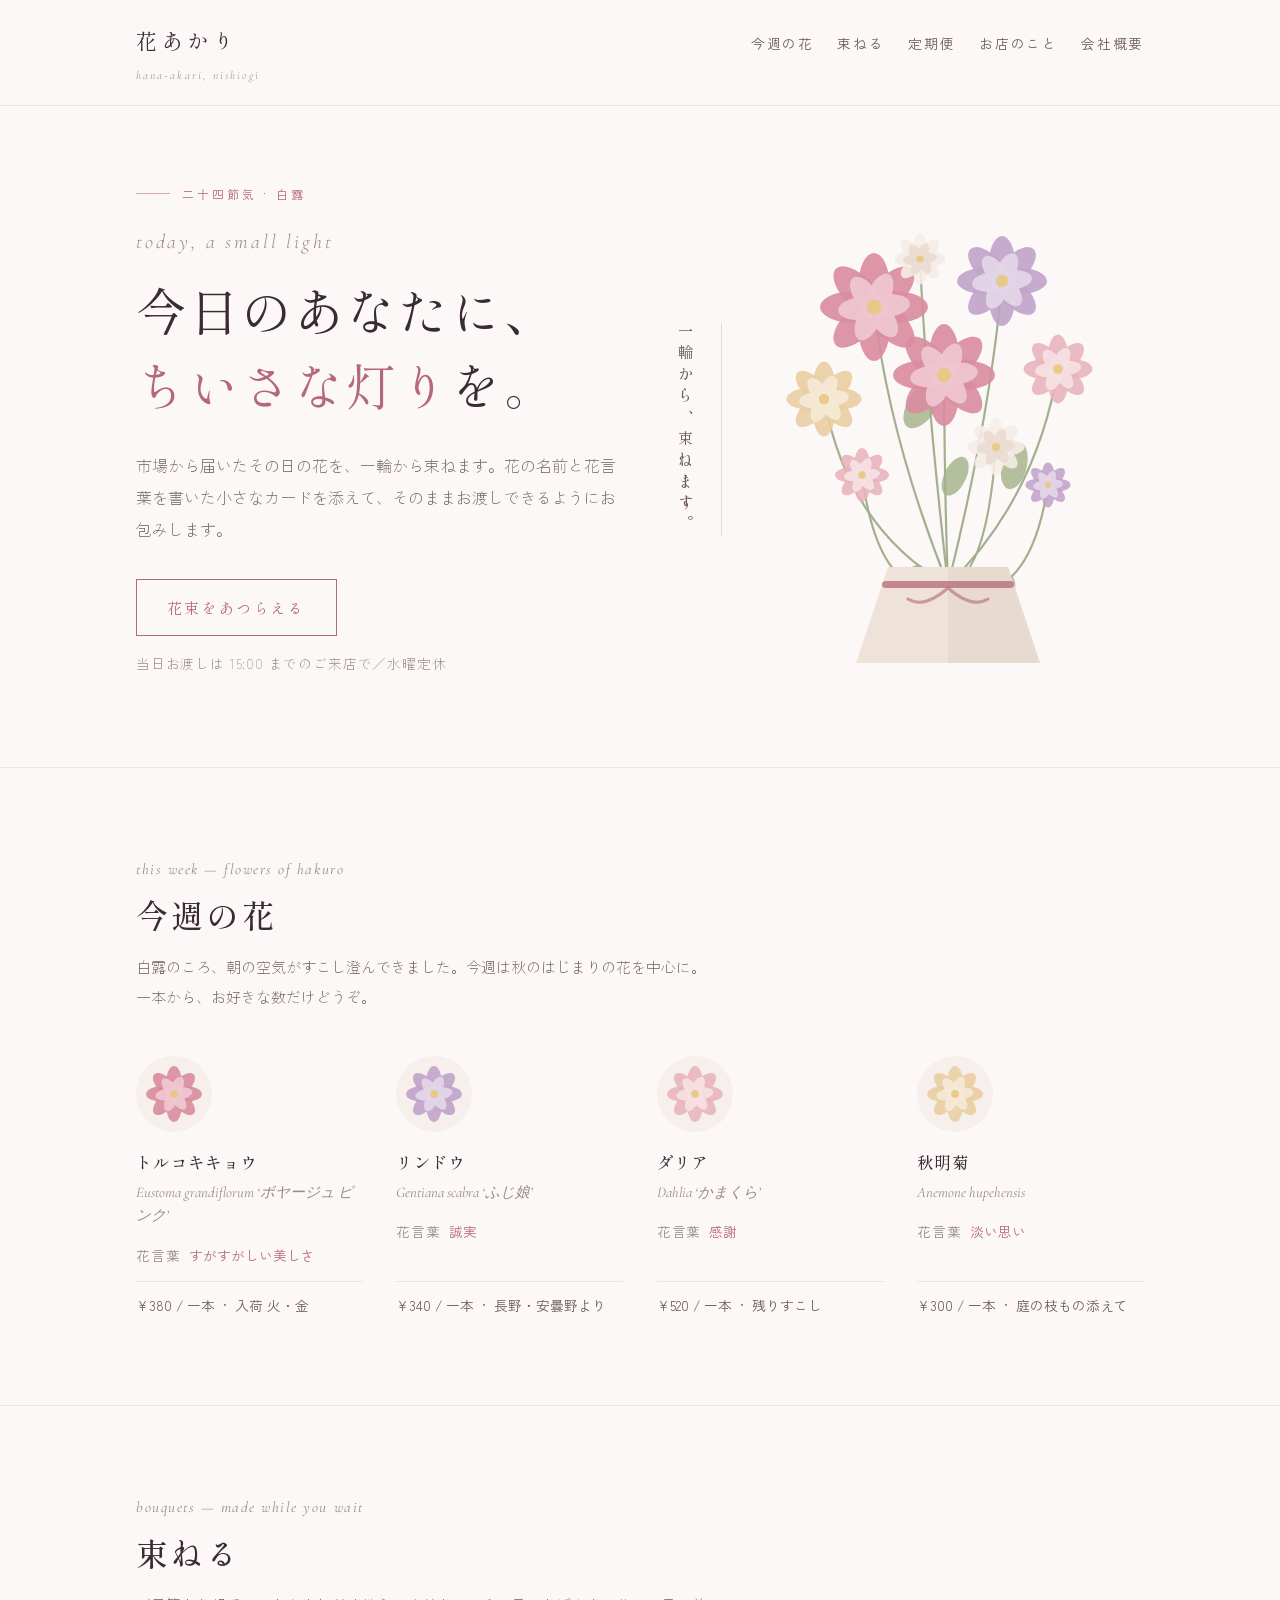
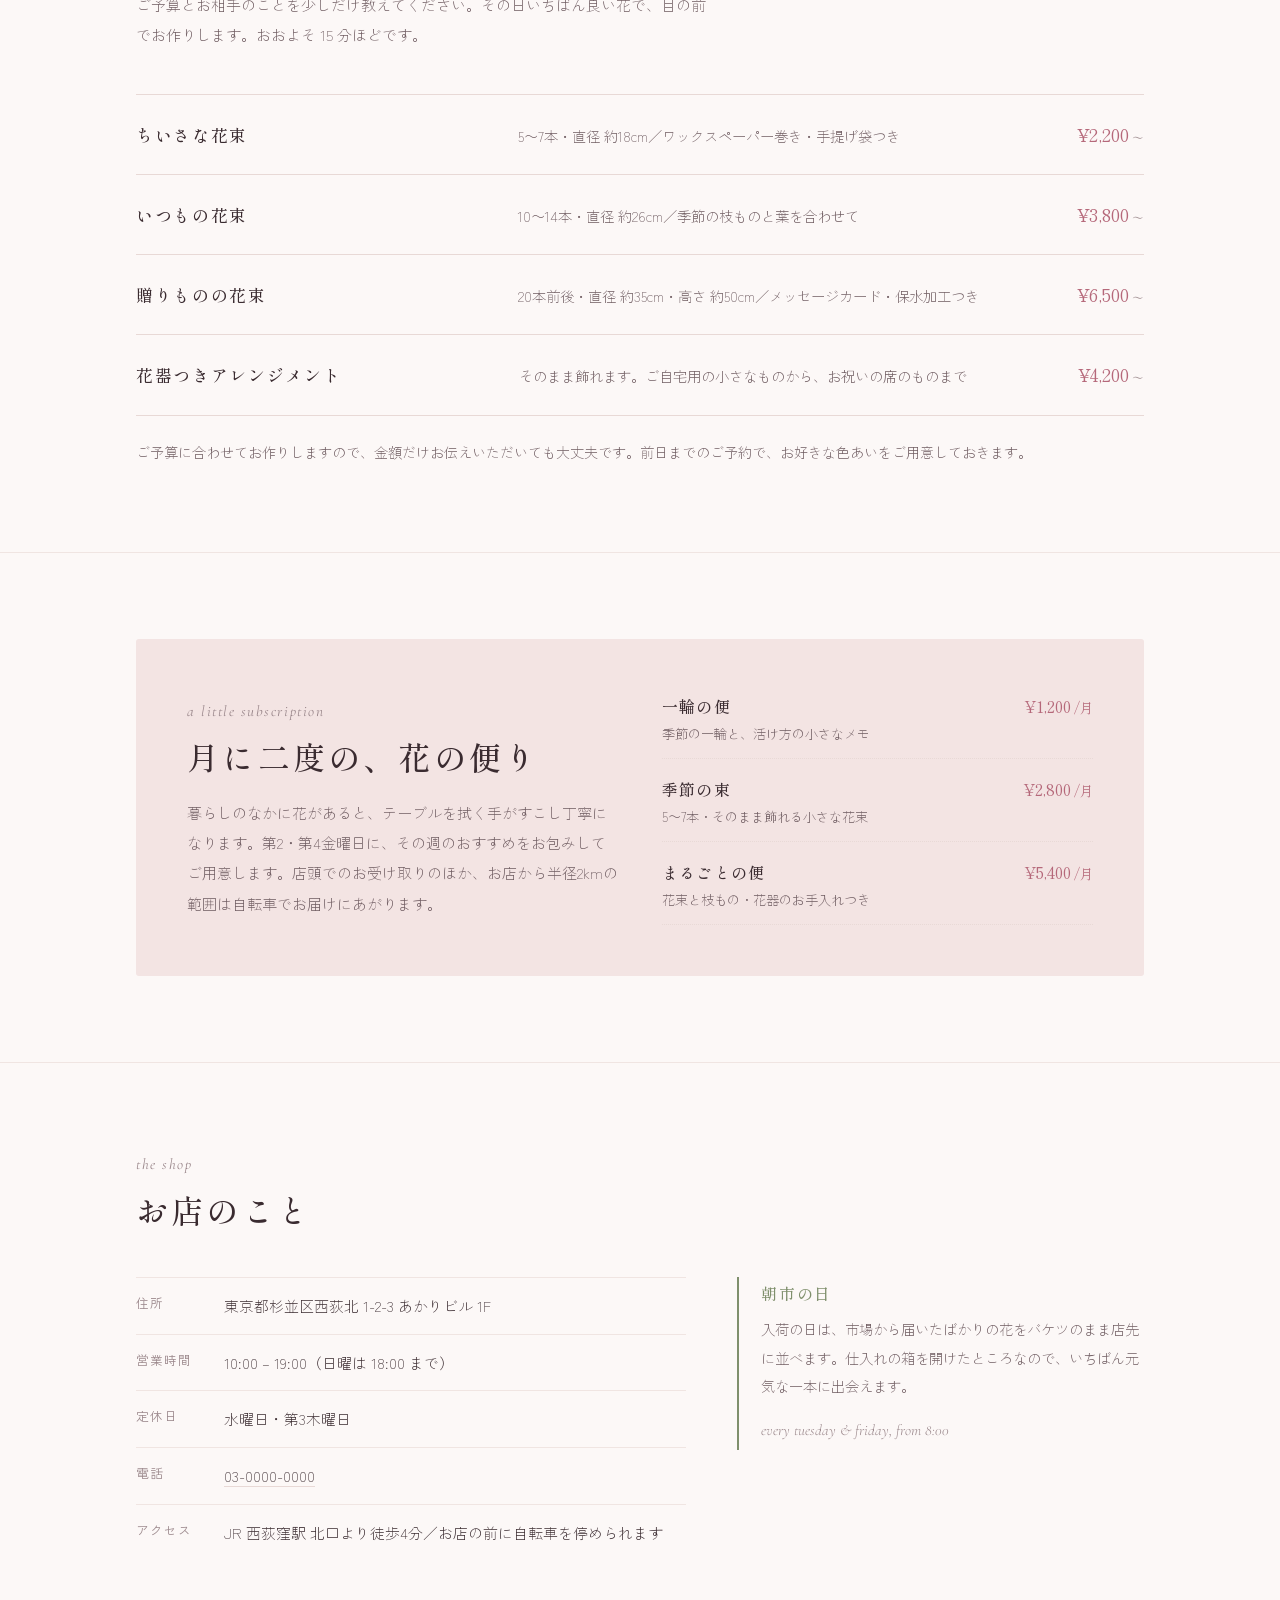
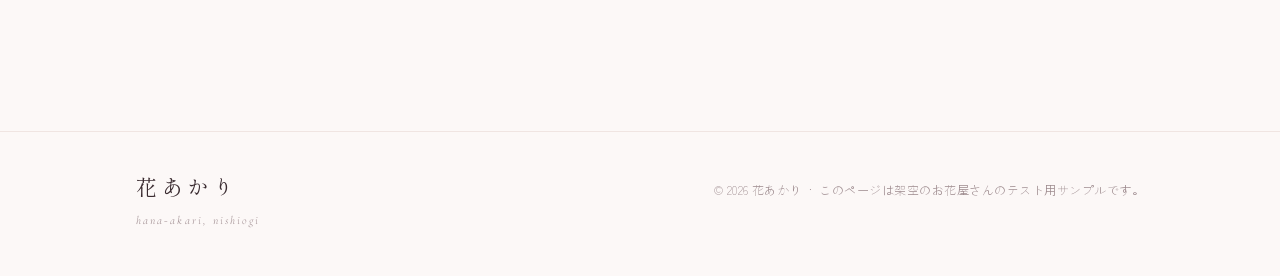
<file: index.html>
<!doctype html>
<html lang="ja">
<head>
<meta charset="utf-8">
<meta name="viewport" content="width=device-width, initial-scale=1">
<meta name="description" content="西荻窪の小さな花屋「花あかり」。市場から届いたその日の花を、一輪から束ねます。">
<!-- テスト用サイトのため、検索エンジンには登録させない -->
<meta name="robots" content="noindex, nofollow, noarchive, nosnippet, noimageindex">
<title>花あかり</title>
<link rel="preconnect" href="https://fonts.googleapis.com">
<link rel="preconnect" href="https://fonts.gstatic.com" crossorigin>
<link rel="stylesheet" href="https://fonts.googleapis.com/css2?family=Cormorant+Garamond:ital,wght@0,300;0,400;0,500;1,300;1,400&family=Shippori+Mincho:wght@400;500;600&family=Zen+Kaku+Gothic+New:wght@300;400;500&display=swap">
<link rel="stylesheet" href="css/style.css">
</head>
<body>
<header class="site-head">
  <div class="wrap head-in">
    <div class="brand">花あかり<em>hana-akari, nishiogi</em></div>
    <nav class="nav" aria-label="メニュー">
      <a href="#konshu">今週の花</a>
      <a href="#tabaneru">束ねる</a>
      <a href="#teiki">定期便</a>
      <a href="#omise">お店のこと</a>
      <a href="company.html">会社概要</a>
    </nav>
  </div>
</header>

<main>
  <div class="wrap hero">
    <div class="hero-copy">
      <p class="eyebrow">二十四節気 · 白露</p>
      <h1><span class="en">today, a small light</span>今日のあなたに、<br><span class="soft">ちいさな灯り</span>を。</h1>
      <p class="lede">市場から届いたその日の花を、一輪から束ねます。花の名前と花言葉を書いた小さなカードを添えて、そのままお渡しできるようにお包みします。</p>
      <div class="hero-meta">
        <a class="cta" href="#tabaneru">花束をあつらえる</a>
        <span class="note">当日お渡しは 15:00 までのご来店で／水曜定休</span>
      </div>
    </div>
    <div class="hero-art">
      <p class="tate">一輪から、束ねます。</p>
      <svg class="bouquet" id="bouquet" viewBox="0 0 400 490" role="img" aria-label="季節の花を集めた花束のイラスト"></svg>
    </div>
  </div>

  <section id="konshu" class="band">
    <div class="wrap">
      <div class="sec-head">
        <span class="sec-label">this week &mdash; flowers of hakuro</span>
        <h2>今週の花</h2>
        <p class="sec-note">白露のころ、朝の空気がすこし澄んできました。今週は秋のはじまりの花を中心に。一本から、お好きな数だけどうぞ。</p>
      </div>
      <div class="stems">
        <article class="stem">
          <div class="stem-art"><svg viewBox="0 0 100 100" data-bloom="1" aria-hidden="true"></svg></div>
          <h3>トルコキキョウ</h3>
          <p class="latin">Eustoma grandiflorum &lsquo;ボヤージュ ピンク&rsquo;</p>
          <p class="hana"><span>花言葉</span>すがすがしい美しさ</p>
          <p class="price">¥380 / 一本 &nbsp;·&nbsp; 入荷 火・金</p>
        </article>
        <article class="stem">
          <div class="stem-art"><svg viewBox="0 0 100 100" data-bloom="2" aria-hidden="true"></svg></div>
          <h3>リンドウ</h3>
          <p class="latin">Gentiana scabra &lsquo;ふじ娘&rsquo;</p>
          <p class="hana"><span>花言葉</span>誠実</p>
          <p class="price">¥340 / 一本 &nbsp;·&nbsp; 長野・安曇野より</p>
        </article>
        <article class="stem">
          <div class="stem-art"><svg viewBox="0 0 100 100" data-bloom="4" aria-hidden="true"></svg></div>
          <h3>ダリア</h3>
          <p class="latin">Dahlia &lsquo;かまくら&rsquo;</p>
          <p class="hana"><span>花言葉</span>感謝</p>
          <p class="price">¥520 / 一本 &nbsp;·&nbsp; 残りすこし</p>
        </article>
        <article class="stem">
          <div class="stem-art"><svg viewBox="0 0 100 100" data-bloom="3" aria-hidden="true"></svg></div>
          <h3>秋明菊</h3>
          <p class="latin">Anemone hupehensis</p>
          <p class="hana"><span>花言葉</span>淡い思い</p>
          <p class="price">¥300 / 一本 &nbsp;·&nbsp; 庭の枝もの添えて</p>
        </article>
      </div>
    </div>
  </section>

  <section id="tabaneru" class="band">
    <div class="wrap">
      <div class="sec-head">
        <span class="sec-label">bouquets &mdash; made while you wait</span>
        <h2>束ねる</h2>
        <p class="sec-note">ご予算とお相手のことを少しだけ教えてください。その日いちばん良い花で、目の前でお作りします。おおよそ 15 分ほどです。</p>
      </div>
      <div class="tiers">
        <div class="tier">
          <h3>ちいさな花束</h3>
          <p class="spec">5〜7本・直径 約18cm／ワックスペーパー巻き・手提げ袋つき</p>
          <p class="yen">¥2,200<small>〜</small></p>
        </div>
        <div class="tier">
          <h3>いつもの花束</h3>
          <p class="spec">10〜14本・直径 約26cm／季節の枝ものと葉を合わせて</p>
          <p class="yen">¥3,800<small>〜</small></p>
        </div>
        <div class="tier">
          <h3>贈りものの花束</h3>
          <p class="spec">20本前後・直径 約35cm・高さ 約50cm／メッセージカード・保水加工つき</p>
          <p class="yen">¥6,500<small>〜</small></p>
        </div>
        <div class="tier">
          <h3>花器つきアレンジメント</h3>
          <p class="spec">そのまま飾れます。ご自宅用の小さなものから、お祝いの席のものまで</p>
          <p class="yen">¥4,200<small>〜</small></p>
        </div>
      </div>
      <p class="after">ご予算に合わせてお作りしますので、金額だけお伝えいただいても大丈夫です。前日までのご予約で、お好きな色あいをご用意しておきます。</p>
    </div>
  </section>

  <section id="teiki" class="band">
    <div class="wrap">
      <div class="teiki">
        <div>
          <div class="sec-head">
            <span class="sec-label">a little subscription</span>
            <h2>月に二度の、花の便り</h2>
          </div>
          <p class="sec-note">暮らしのなかに花があると、テーブルを拭く手がすこし丁寧になります。第2・第4金曜日に、その週のおすすめをお包みしてご用意します。店頭でのお受け取りのほか、お店から半径2kmの範囲は自転車でお届けにあがります。</p>
        </div>
        <ul class="plans">
          <li>
            <div><b>一輪の便</b><em>季節の一輪と、活け方の小さなメモ</em></div>
            <span class="yen">¥1,200<small> /月</small></span>
          </li>
          <li>
            <div><b>季節の束</b><em>5〜7本・そのまま飾れる小さな花束</em></div>
            <span class="yen">¥2,800<small> /月</small></span>
          </li>
          <li>
            <div><b>まるごとの便</b><em>花束と枝もの・花器のお手入れつき</em></div>
            <span class="yen">¥5,400<small> /月</small></span>
          </li>
        </ul>
      </div>
    </div>
  </section>

  <section id="omise" class="band">
    <div class="wrap">
      <div class="sec-head">
        <span class="sec-label">the shop</span>
        <h2>お店のこと</h2>
      </div>
      <div class="shop">
        <dl class="info">
          <dt>住所</dt><dd>東京都杉並区西荻北 1-2-3 あかりビル 1F</dd>
          <dt>営業時間</dt><dd>10:00 &ndash; 19:00（日曜は 18:00 まで）</dd>
          <dt>定休日</dt><dd>水曜日・第3木曜日</dd>
          <dt>電話</dt><dd><a class="tel" href="tel:0300000000">03-0000-0000</a></dd>
          <dt>アクセス</dt><dd>JR 西荻窪駅 北口より徒歩4分／お店の前に自転車を停められます</dd>
        </dl>
        <div class="asaichi">
          <h3>朝市の日</h3>
          <p>入荷の日は、市場から届いたばかりの花をバケツのまま店先に並べます。仕入れの箱を開けたところなので、いちばん元気な一本に出会えます。</p>
          <p class="day">every tuesday &amp; friday, from 8:00</p>
        </div>
      </div>
    </div>
  </section>
</main>

<footer class="site-foot">
  <div class="wrap foot-in">
    <div class="brand">花あかり<em>hana-akari, nishiogi</em></div>
    <p class="foot-note">&copy; 2026 花あかり &nbsp;·&nbsp; このページは架空のお花屋さんのテスト用サンプルです。</p>
  </div>
</footer>

<script src="js/bouquet.js"></script>
</body>
</html>
</file>
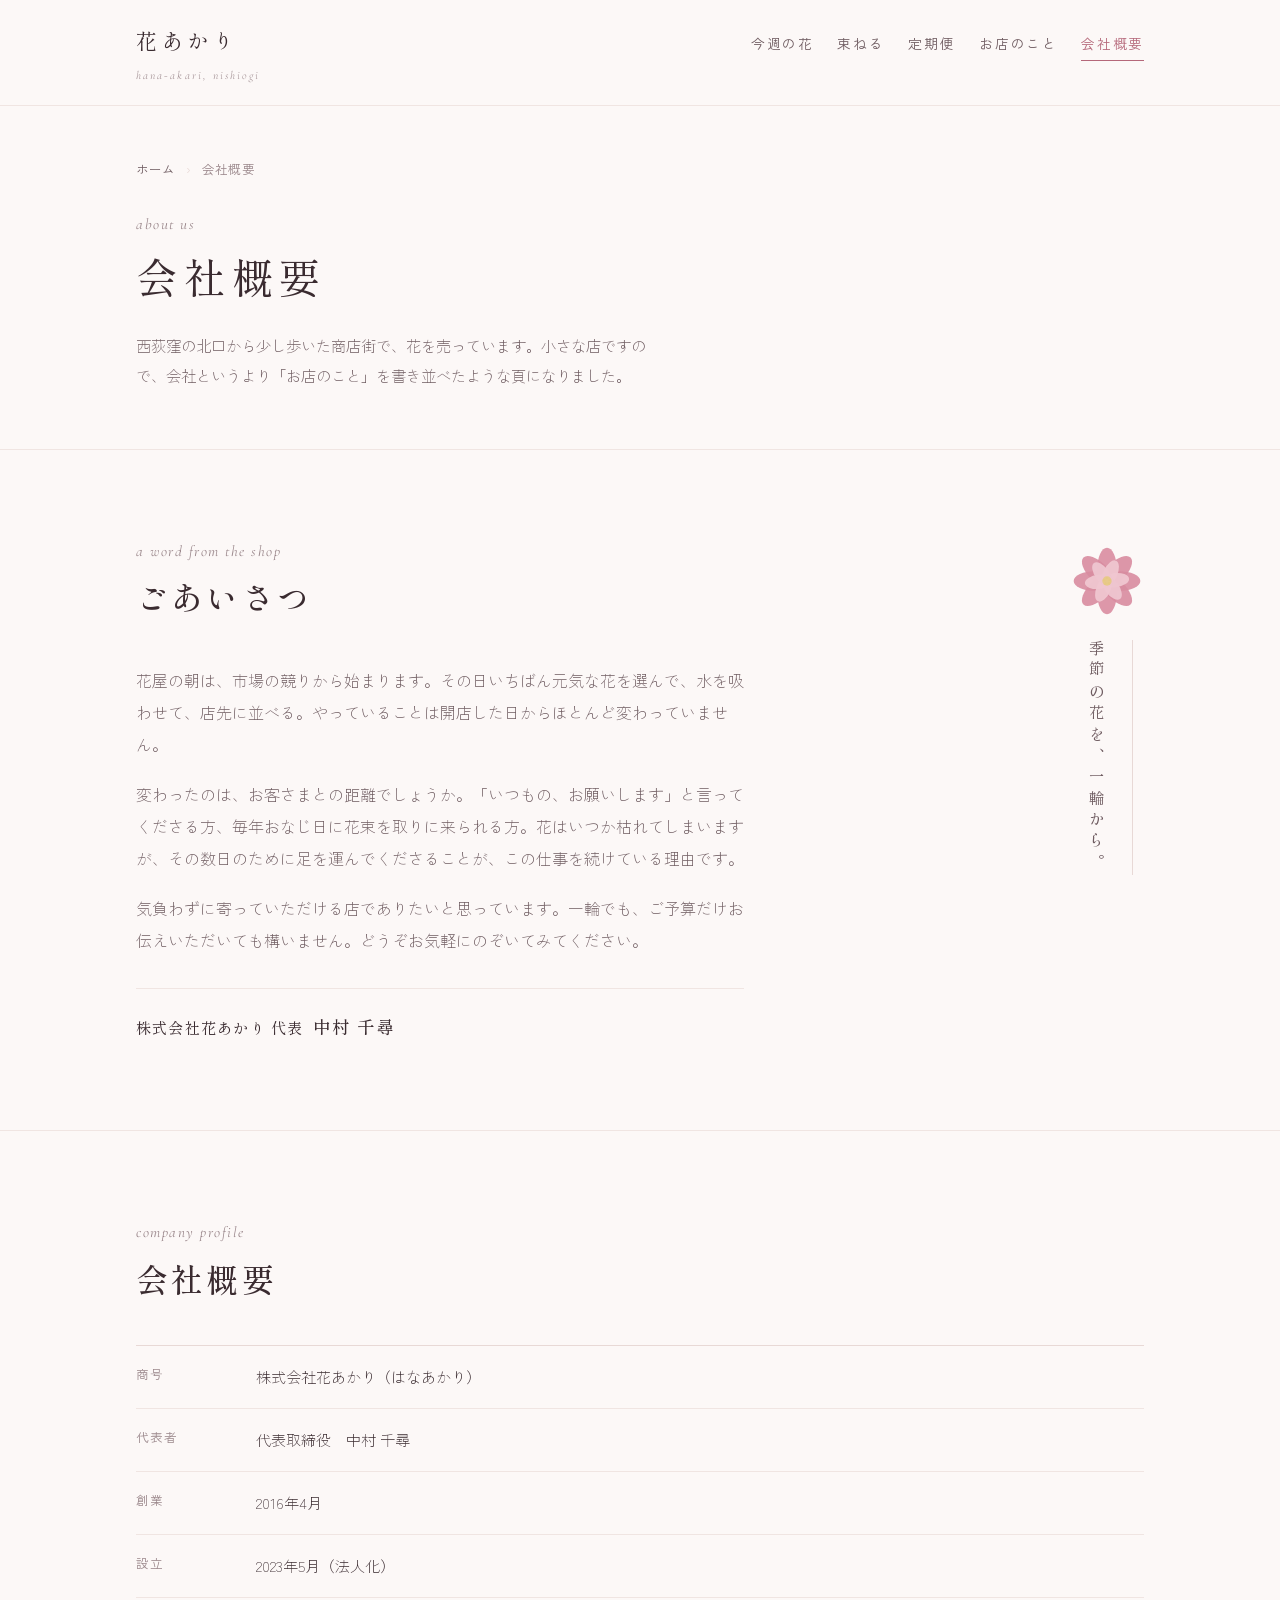
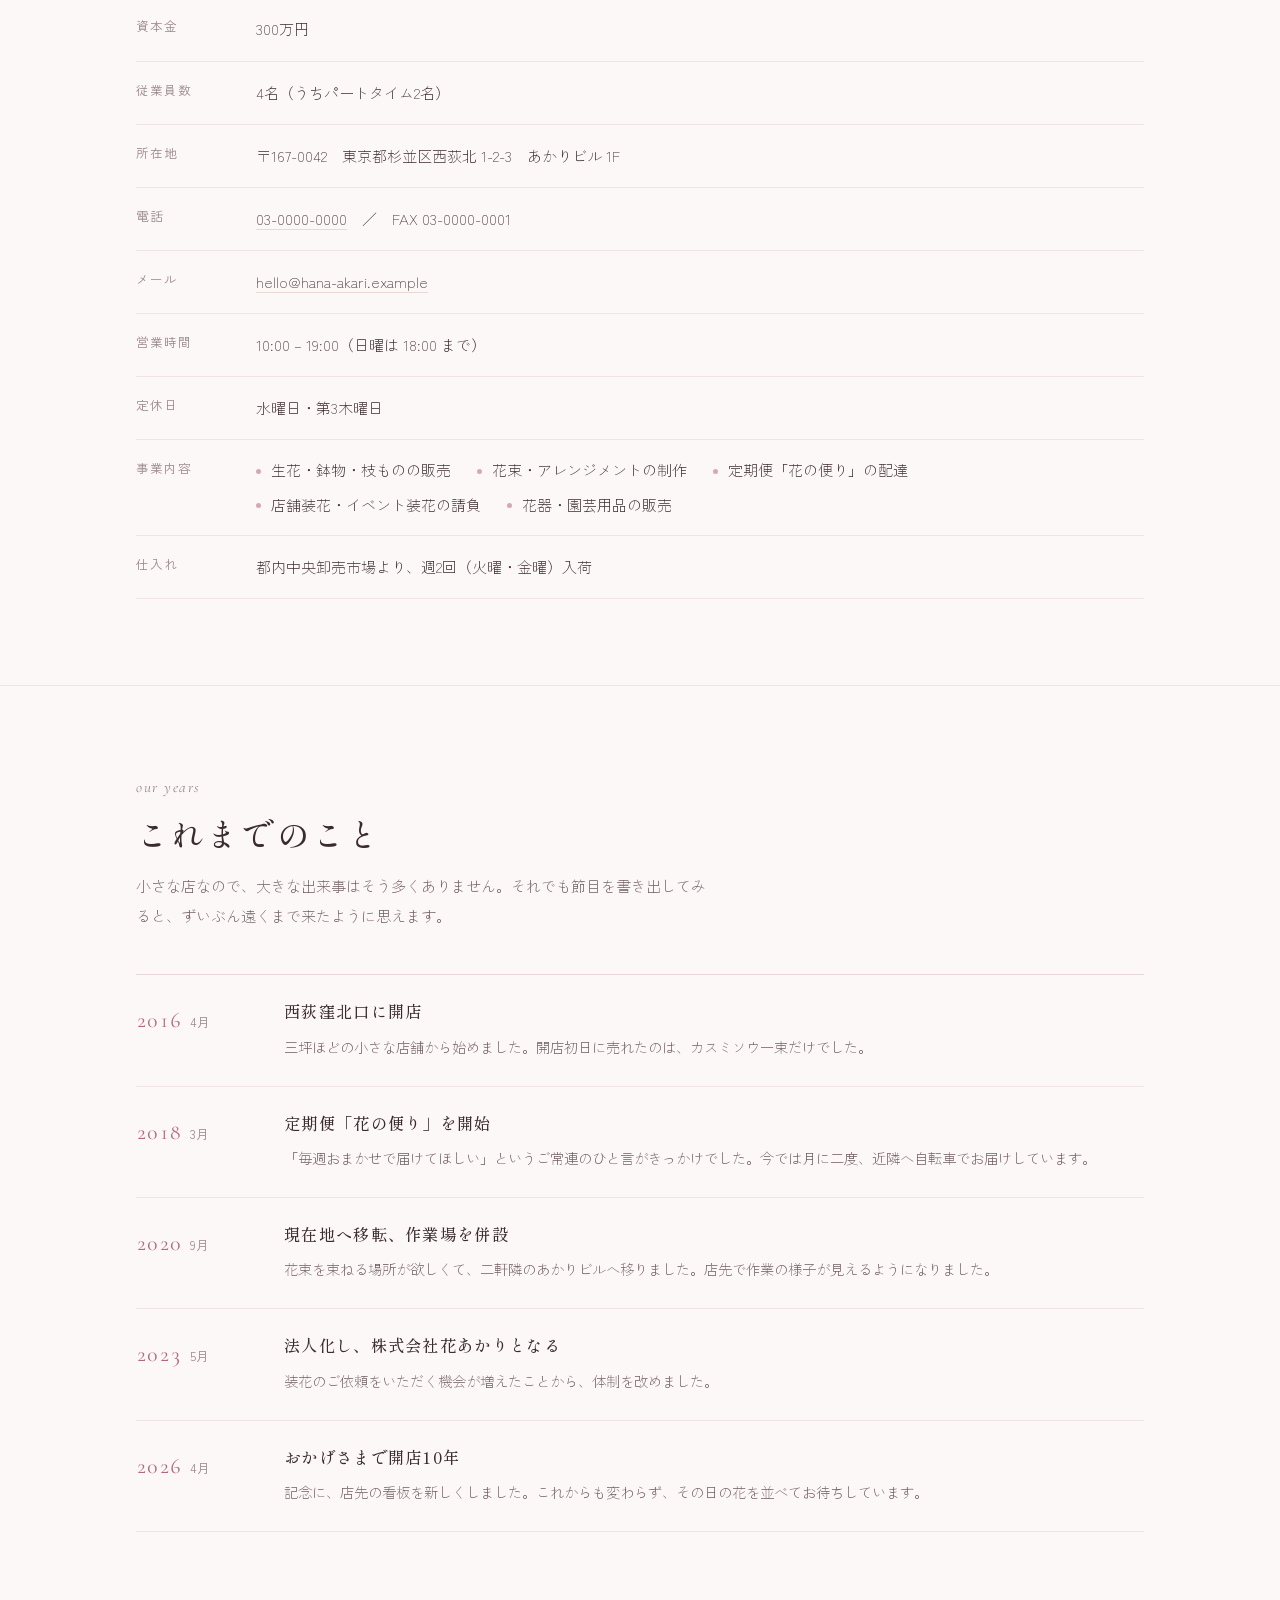
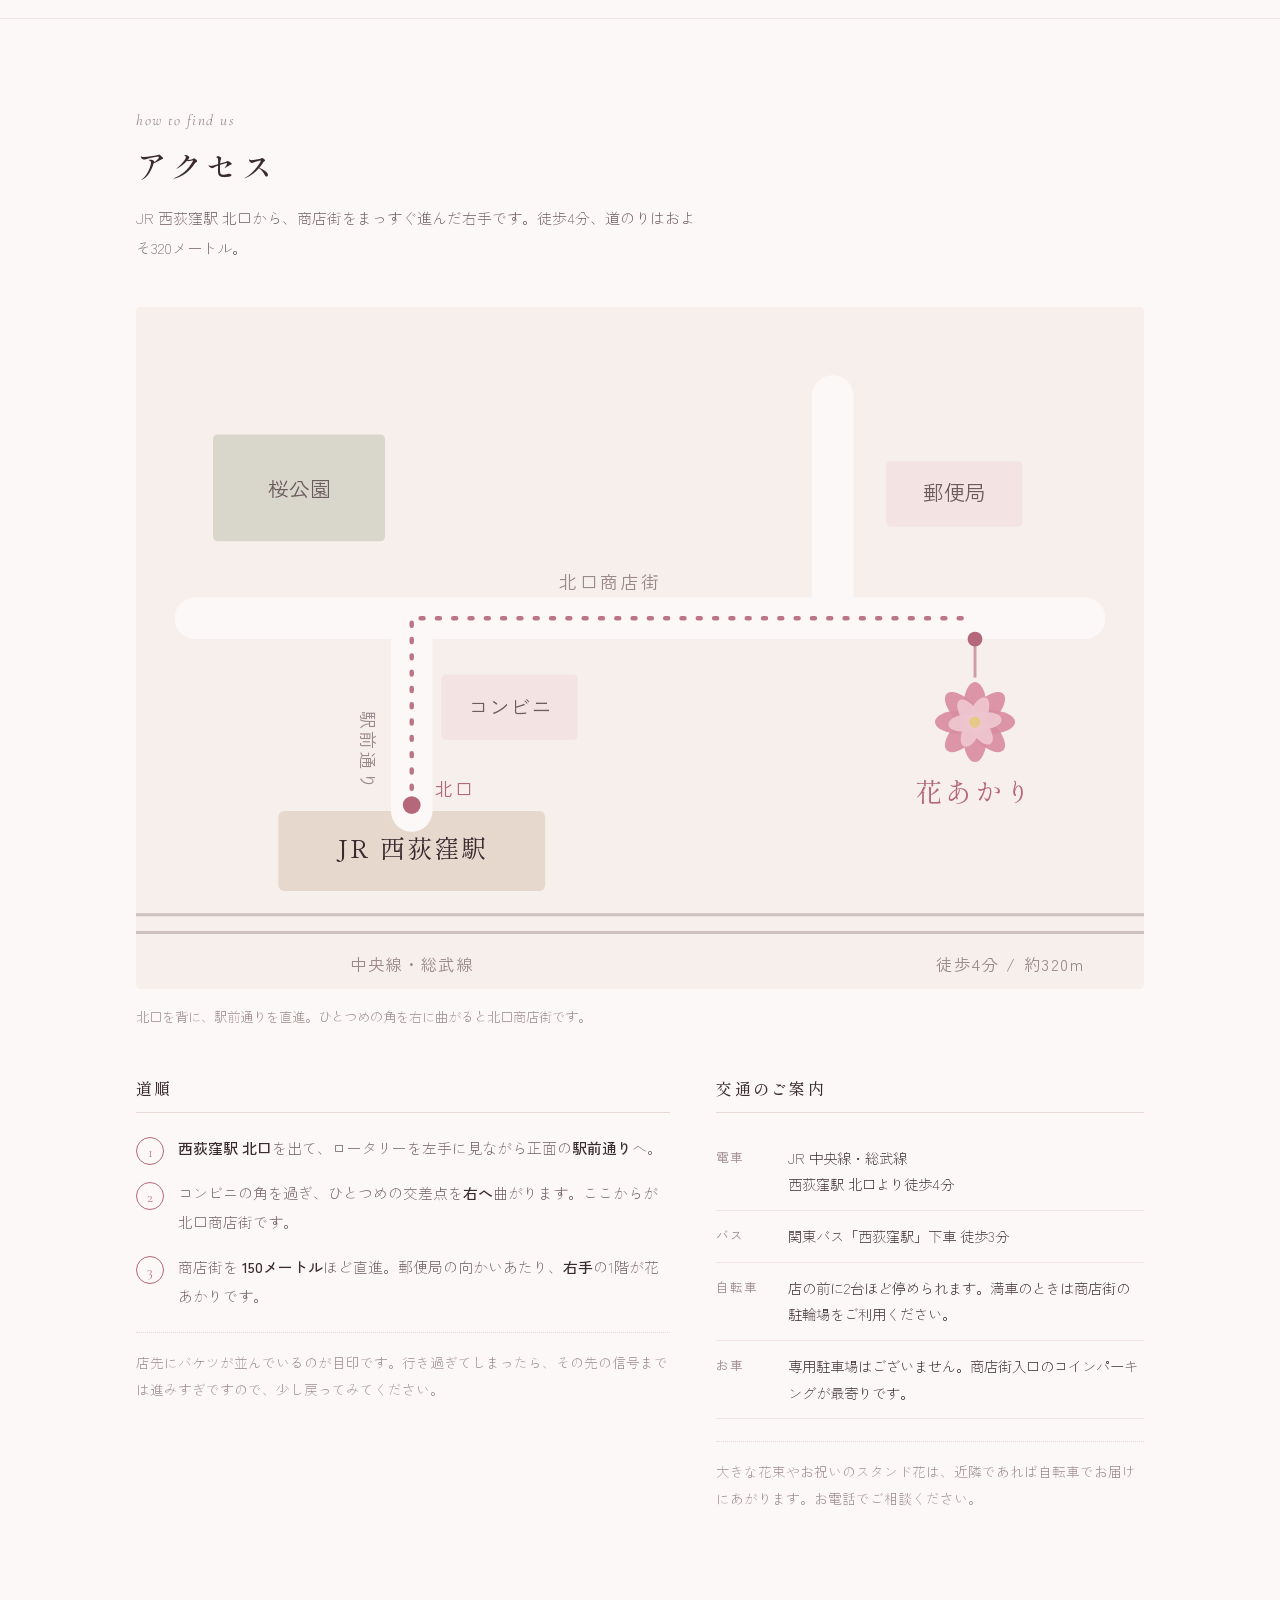
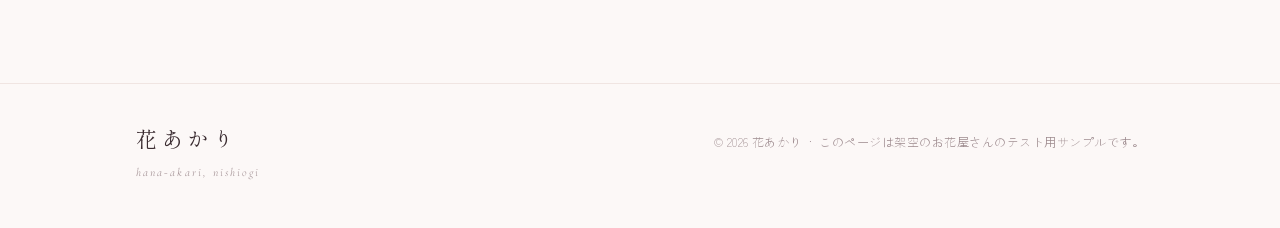
<file: company.html>
<!doctype html>
<html lang="ja">
<head>
<meta charset="utf-8">
<meta name="viewport" content="width=device-width, initial-scale=1">
<meta name="description" content="花あかりの会社概要とアクセス。JR西荻窪駅 北口より徒歩4分。創業からの歩みと、お店までの道順をご案内します。">
<!-- テスト用サイトのため、検索エンジンには登録させない -->
<meta name="robots" content="noindex, nofollow, noarchive, nosnippet, noimageindex">
<title>会社概要｜花あかり</title>
<link rel="preconnect" href="https://fonts.googleapis.com">
<link rel="preconnect" href="https://fonts.gstatic.com" crossorigin>
<link rel="stylesheet" href="https://fonts.googleapis.com/css2?family=Cormorant+Garamond:ital,wght@0,300;0,400;0,500;1,300;1,400&family=Shippori+Mincho:wght@400;500;600&family=Zen+Kaku+Gothic+New:wght@300;400;500&display=swap">
<link rel="stylesheet" href="css/style.css">
<link rel="stylesheet" href="css/company.css">
</head>
<body>
<header class="site-head">
  <div class="wrap head-in">
    <a class="brand brand-link" href="index.html">花あかり<em>hana-akari, nishiogi</em></a>
    <nav class="nav" aria-label="メニュー">
      <a href="index.html#konshu">今週の花</a>
      <a href="index.html#tabaneru">束ねる</a>
      <a href="index.html#teiki">定期便</a>
      <a href="index.html#omise">お店のこと</a>
      <a href="company.html" aria-current="page">会社概要</a>
    </nav>
  </div>
</header>

<main>
  <div class="wrap page-head">
    <nav class="crumb" aria-label="現在の位置">
      <a href="index.html">ホーム</a><span aria-hidden="true">›</span><span>会社概要</span>
    </nav>
    <span class="sec-label">about us</span>
    <h1>会社概要</h1>
    <p class="page-lede">西荻窪の北口から少し歩いた商店街で、花を売っています。小さな店ですので、会社というより「お店のこと」を書き並べたような頁になりました。</p>
  </div>

  <section class="band" id="greeting">
    <div class="wrap greeting">
      <div class="greeting-body">
        <div class="sec-head">
          <span class="sec-label">a word from the shop</span>
          <h2>ごあいさつ</h2>
        </div>
        <p>花屋の朝は、市場の競りから始まります。その日いちばん元気な花を選んで、水を吸わせて、店先に並べる。やっていることは開店した日からほとんど変わっていません。</p>
        <p>変わったのは、お客さまとの距離でしょうか。「いつもの、お願いします」と言ってくださる方、毎年おなじ日に花束を取りに来られる方。花はいつか枯れてしまいますが、その数日のために足を運んでくださることが、この仕事を続けている理由です。</p>
        <p>気負わずに寄っていただける店でありたいと思っています。一輪でも、ご予算だけお伝えいただいても構いません。どうぞお気軽にのぞいてみてください。</p>
        <p class="signature">株式会社花あかり 代表 <b>中村 千尋</b></p>
      </div>
      <div class="greeting-mark">
        <svg viewBox="0 0 100 100" data-bloom="1" aria-hidden="true"></svg>
        <p class="tate">季節の花を、一輪から。</p>
      </div>
    </div>
  </section>

  <section class="band" id="profile">
    <div class="wrap">
      <div class="sec-head">
        <span class="sec-label">company profile</span>
        <h2>会社概要</h2>
      </div>
      <dl class="profile">
        <dt>商号</dt><dd>株式会社花あかり（はなあかり）</dd>
        <dt>代表者</dt><dd>代表取締役　中村 千尋</dd>
        <dt>創業</dt><dd>2016年4月</dd>
        <dt>設立</dt><dd>2023年5月（法人化）</dd>
        <dt>資本金</dt><dd>300万円</dd>
        <dt>従業員数</dt><dd>4名（うちパートタイム2名）</dd>
        <dt>所在地</dt><dd>〒167-0042　東京都杉並区西荻北 1-2-3　あかりビル 1F</dd>
        <dt>電話</dt><dd><a class="tel" href="tel:0300000000">03-0000-0000</a>　／　FAX 03-0000-0001</dd>
        <dt>メール</dt><dd><a class="tel" href="mailto:hello@hana-akari.example">hello@hana-akari.example</a></dd>
        <dt>営業時間</dt><dd>10:00 &ndash; 19:00（日曜は 18:00 まで）</dd>
        <dt>定休日</dt><dd>水曜日・第3木曜日</dd>
        <dt>事業内容</dt>
        <dd>
          <ul class="biz">
            <li>生花・鉢物・枝ものの販売</li>
            <li>花束・アレンジメントの制作</li>
            <li>定期便「花の便り」の配達</li>
            <li>店舗装花・イベント装花の請負</li>
            <li>花器・園芸用品の販売</li>
          </ul>
        </dd>
        <dt>仕入れ</dt><dd>都内中央卸売市場より、週2回（火曜・金曜）入荷</dd>
      </dl>
    </div>
  </section>

  <section class="band" id="history">
    <div class="wrap">
      <div class="sec-head">
        <span class="sec-label">our years</span>
        <h2>これまでのこと</h2>
        <p class="sec-note">小さな店なので、大きな出来事はそう多くありません。それでも節目を書き出してみると、ずいぶん遠くまで来たように思えます。</p>
      </div>
      <ol class="history">
        <li>
          <p class="when"><span class="year">2016</span><span class="month">4月</span></p>
          <div class="what">
            <h3>西荻窪北口に開店</h3>
            <p>三坪ほどの小さな店舗から始めました。開店初日に売れたのは、カスミソウ一束だけでした。</p>
          </div>
        </li>
        <li>
          <p class="when"><span class="year">2018</span><span class="month">3月</span></p>
          <div class="what">
            <h3>定期便「花の便り」を開始</h3>
            <p>「毎週おまかせで届けてほしい」というご常連のひと言がきっかけでした。今では月に二度、近隣へ自転車でお届けしています。</p>
          </div>
        </li>
        <li>
          <p class="when"><span class="year">2020</span><span class="month">9月</span></p>
          <div class="what">
            <h3>現在地へ移転、作業場を併設</h3>
            <p>花束を束ねる場所が欲しくて、二軒隣のあかりビルへ移りました。店先で作業の様子が見えるようになりました。</p>
          </div>
        </li>
        <li>
          <p class="when"><span class="year">2023</span><span class="month">5月</span></p>
          <div class="what">
            <h3>法人化し、株式会社花あかりとなる</h3>
            <p>装花のご依頼をいただく機会が増えたことから、体制を改めました。</p>
          </div>
        </li>
        <li>
          <p class="when"><span class="year">2026</span><span class="month">4月</span></p>
          <div class="what">
            <h3>おかげさまで開店10年</h3>
            <p>記念に、店先の看板を新しくしました。これからも変わらず、その日の花を並べてお待ちしています。</p>
          </div>
        </li>
      </ol>
    </div>
  </section>

  <section class="band" id="access">
    <div class="wrap">
      <div class="sec-head">
        <span class="sec-label">how to find us</span>
        <h2>アクセス</h2>
        <p class="sec-note">JR 西荻窪駅 北口から、商店街をまっすぐ進んだ右手です。徒歩4分、道のりはおよそ320メートル。</p>
      </div>

      <figure class="map-figure">
        <svg class="map" viewBox="0 0 680 460" role="img"
             aria-label="西荻窪駅北口から花あかりまでの地図。北口を出て駅前通りを北へ進み、北口商店街を右に曲がった先の右手、郵便局の向かいに花あかりがあります。">
          <rect x="0" y="0" width="680" height="460" rx="3" class="m-ground"></rect>

          <!-- 線路と駅 -->
          <g class="m-rail">
            <line x1="0" y1="410" x2="680" y2="410"></line>
            <line x1="0" y1="422" x2="680" y2="422"></line>
          </g>
          <rect x="96" y="340" width="180" height="54" rx="4" class="m-station"></rect>
          <text x="186" y="372" class="m-label m-label-lg">JR 西荻窪駅</text>
          <text x="186" y="448" class="m-label m-tiny">中央線・総武線</text>

          <!-- 道路 -->
          <g class="m-road">
            <path d="M 186 340 V 210"></path>
            <path d="M 40 210 H 640"></path>
            <path d="M 470 210 V 60"></path>
          </g>
          <text x="152" y="300" class="m-label m-road-name" transform="rotate(90 152 300)">駅前通り</text>
          <text x="320" y="190" class="m-label m-road-name">北口商店街</text>

          <!-- 目印 -->
          <rect x="52" y="86" width="116" height="72" rx="3" class="m-park"></rect>
          <text x="110" y="128" class="m-label">桜公園</text>

          <rect x="206" y="248" width="92" height="44" rx="3" class="m-block"></rect>
          <text x="252" y="275" class="m-label">コンビニ</text>

          <rect x="506" y="104" width="92" height="44" rx="3" class="m-block"></rect>
          <text x="552" y="131" class="m-label">郵便局</text>

          <!-- 北口から店までの道順 -->
          <path class="m-route" d="M 186 336 V 210 H 566"></path>
          <circle cx="186" cy="336" r="6" class="m-start"></circle>
          <text x="202" y="330" class="m-label m-exit">北口</text>

          <!-- 花あかり（商店街の南側・郵便局の向かい） -->
          <line x1="566" y1="224" x2="566" y2="250" class="m-pin"></line>
          <circle cx="566" cy="224" r="5" class="m-pin-dot"></circle>
          <svg x="536" y="250" width="60" height="60" viewBox="0 0 100 100" data-bloom="1" aria-hidden="true"></svg>
          <text x="566" y="334" class="m-label m-shop">花あかり</text>

          <text x="640" y="448" class="m-label m-tiny m-right">徒歩4分 / 約320m</text>
        </svg>
        <figcaption>北口を背に、駅前通りを直進。ひとつめの角を右に曲がると北口商店街です。</figcaption>
      </figure>

      <div class="access-grid">
        <div class="route-box">
          <h3>道順</h3>
          <ol class="route">
            <li><b>西荻窪駅 北口</b>を出て、ロータリーを左手に見ながら正面の<b>駅前通り</b>へ。</li>
            <li>コンビニの角を過ぎ、ひとつめの交差点を<b>右へ</b>曲がります。ここからが北口商店街です。</li>
            <li>商店街を <b>150メートル</b>ほど直進。郵便局の向かいあたり、<b>右手</b>の1階が花あかりです。</li>
          </ol>
          <p class="route-note">店先にバケツが並んでいるのが目印です。行き過ぎてしまったら、その先の信号までは進みすぎですので、少し戻ってみてください。</p>
        </div>

        <div class="transit-box">
          <h3>交通のご案内</h3>
          <dl class="transit">
            <dt>電車</dt>
            <dd>JR 中央線・総武線<br>西荻窪駅 北口より徒歩4分</dd>
            <dt>バス</dt>
            <dd>関東バス「西荻窪駅」下車 徒歩3分</dd>
            <dt>自転車</dt>
            <dd>店の前に2台ほど停められます。満車のときは商店街の駐輪場をご利用ください。</dd>
            <dt>お車</dt>
            <dd>専用駐車場はございません。商店街入口のコインパーキングが最寄りです。</dd>
          </dl>
          <p class="transit-note">大きな花束やお祝いのスタンド花は、近隣であれば自転車でお届けにあがります。お電話でご相談ください。</p>
        </div>
      </div>
    </div>
  </section>
</main>

<footer class="site-foot">
  <div class="wrap foot-in">
    <a class="brand brand-link" href="index.html">花あかり<em>hana-akari, nishiogi</em></a>
    <p class="foot-note">&copy; 2026 花あかり &nbsp;·&nbsp; このページは架空のお花屋さんのテスト用サンプルです。</p>
  </div>
</footer>

<script src="js/bouquet.js"></script>
</body>
</html>
</file>
<file: css/style.css>
/*
 * 花あかり — ページ全体のスタイル
 *
 * 配色はすべて :root のカスタムプロパティにまとめてあり、
 * ライト／ダークの両テーマをここで切り替えている。
 */

:root{
  --ground:#FCF8F7;
  --surface:#F7EFEC;
  --panel:#F3E4E3;
  --ink:#3A2B30;
  --ink-soft:#6E5B60;
  --ink-faint:#9B888C;
  --rose:#B5687A;
  --sage:#7F8F6C;
  --lilac:#9C88A6;
  --line:#E8D9D6;
  --line-soft:#F0E5E2;
  --wrap:#EFE3D9;
  --wrap-2:#E3D3C6;
  --center:#E7C983;
  --stem:#94A47E;
  --leaf:#A3B289;
  --p1:#D98CA0; --p1i:#EFC6D0;
  --p2:#C1A4CA; --p2i:#E3D5E8;
  --p3:#E9CFA4; --p3i:#F6E9D5;
  --p4:#E8B5BD; --p4i:#F6DFE2;
  --p5:#F7EDE7; --p5i:#EADCD2;

  --fs-display:clamp(2.1rem,4.4vw,3.15rem);
  --fs-h2:clamp(1.45rem,2.5vw,2rem);
  --gutter:clamp(20px,5vw,56px);

  --serif:"Shippori Mincho",'Hiragino Mincho ProN','Yu Mincho',serif;
  --sans:"Zen Kaku Gothic New",'Hiragino Sans','Yu Gothic',sans-serif;
  --latin:"Cormorant Garamond",Georgia,serif;
  color-scheme:light;
}
@media (prefers-color-scheme:dark){
  :root:not([data-theme="light"]){
    --ground:#241B1F; --surface:#2E2429; --panel:#352930;
    --ink:#F3E8E8; --ink-soft:#C9B4B8; --ink-faint:#9A868B;
    --rose:#E3A0AD; --sage:#A9B892; --lilac:#C3B0CC;
    --line:#443339; --line-soft:#372A2F;
    --wrap:#3B2F2E; --wrap-2:#4A3B37;
    --p1:#CE7F93; --p1i:#E0AEBB;
    --p2:#B195BB; --p2i:#CFBED6;
    --p3:#D9BE92; --p3i:#E7D6BA;
    --p4:#D8A5AE; --p4i:#E7C8CD;
    --p5:#E6DAD3; --p5i:#CFBFB6;
    color-scheme:dark;
  }
}
:root[data-theme="dark"]{
  --ground:#241B1F; --surface:#2E2429; --panel:#352930;
  --ink:#F3E8E8; --ink-soft:#C9B4B8; --ink-faint:#9A868B;
  --rose:#E3A0AD; --sage:#A9B892; --lilac:#C3B0CC;
  --line:#443339; --line-soft:#372A2F;
  --wrap:#3B2F2E; --wrap-2:#4A3B37;
  --p1:#CE7F93; --p1i:#E0AEBB;
  --p2:#B195BB; --p2i:#CFBED6;
  --p3:#D9BE92; --p3i:#E7D6BA;
  --p4:#D8A5AE; --p4i:#E7C8CD;
  --p5:#E6DAD3; --p5i:#CFBFB6;
  color-scheme:dark;
}

*{box-sizing:border-box}
html{scroll-behavior:smooth}
body{
  margin:0;
  background:var(--ground);
  color:var(--ink);
  font-family:var(--sans);
  font-weight:400;
  font-size:16px;
  line-height:2;
  -webkit-font-smoothing:antialiased;
}
img{max-width:100%}
h1,h2,h3{font-family:var(--serif);font-weight:500;text-wrap:balance;margin:0;line-height:1.5}
p{margin:0}
a{color:inherit}

.wrap{max-width:1120px;margin-inline:auto;padding-inline:var(--gutter)}

/* ── header ─────────────────────────────── */
.site-head{border-bottom:1px solid var(--line-soft)}
.head-in{display:flex;flex-wrap:wrap;align-items:baseline;gap:8px 28px;padding-block:20px 18px}
.brand{font-family:var(--serif);font-size:1.3rem;letter-spacing:.22em;margin-right:auto}
.brand em{
  display:block;font-family:var(--latin);font-style:italic;font-weight:300;
  font-size:.72rem;letter-spacing:.18em;color:var(--ink-faint);margin-top:2px;
}
.nav{display:flex;flex-wrap:wrap;gap:6px 24px;font-size:.85rem;letter-spacing:.12em}
.nav a{text-decoration:none;color:var(--ink-soft);padding-bottom:3px;border-bottom:1px solid transparent;transition:color .25s,border-color .25s}
.nav a:hover{color:var(--rose);border-bottom-color:var(--rose)}
.nav a:focus-visible,.tel:focus-visible,.cta:focus-visible{outline:2px solid var(--rose);outline-offset:3px;border-radius:2px}

/* ── hero ───────────────────────────────── */
.hero{display:grid;grid-template-columns:1.02fr .98fr;gap:clamp(24px,4vw,64px);align-items:center;padding-block:clamp(40px,6vw,76px) clamp(48px,7vw,92px)}
.hero-copy>*{animation:rise .8s cubic-bezier(.2,.7,.3,1) backwards}
.hero-copy>*:nth-child(2){animation-delay:.09s}
.hero-copy>*:nth-child(3){animation-delay:.18s}
.hero-copy>*:nth-child(4){animation-delay:.26s}
@keyframes rise{from{transform:translateY(12px);opacity:.35}}
.eyebrow{
  display:flex;align-items:center;gap:12px;
  font-size:.74rem;letter-spacing:.26em;color:var(--rose);margin-bottom:22px;
}
.eyebrow::before{content:"";width:34px;height:1px;background:var(--rose);opacity:.55;flex:none}
h1{font-size:var(--fs-display);font-weight:400;letter-spacing:.05em;line-height:1.5}
h1 .en{
  display:block;font-family:var(--latin);font-style:italic;font-weight:300;
  font-size:.4em;letter-spacing:.14em;color:var(--ink-faint);margin-bottom:14px;
}
h1 .soft{color:var(--rose)}
.lede{margin-top:26px;max-width:31em;color:var(--ink-soft);font-weight:300}
.hero-meta{
  margin-top:34px;display:flex;flex-wrap:wrap;align-items:center;gap:14px 26px;
  font-size:.85rem;letter-spacing:.06em;
}
.cta{
  display:inline-block;text-decoration:none;font-family:var(--serif);
  padding:13px 30px;border:1px solid var(--rose);color:var(--rose);
  letter-spacing:.16em;font-size:.92rem;transition:background .3s,color .3s;
}
.cta:hover{background:var(--rose);color:var(--ground)}
.hero-meta .note{color:var(--ink-faint);font-weight:300}

.hero-art{display:flex;justify-content:center;align-items:center;gap:clamp(10px,2vw,26px)}
.tate{
  writing-mode:vertical-rl;font-family:var(--serif);font-size:.95rem;
  letter-spacing:.42em;color:var(--ink-soft);
  border-right:1px solid var(--line);padding-right:clamp(10px,1.6vw,20px);
  align-self:center;max-height:300px;
}
.bouquet{width:min(100%,400px);height:auto;overflow:visible}
.sway{transform-box:fill-box;transform-origin:50% 135%;animation:sway 8s ease-in-out infinite alternate}
@keyframes sway{from{transform:rotate(-1.6deg)}to{transform:rotate(1.6deg)}}

/* ── sections ───────────────────────────── */
section{scroll-margin-top:24px}
.sec-head{margin-bottom:clamp(26px,3.4vw,44px)}
.sec-label{
  font-family:var(--latin);font-style:italic;font-weight:400;font-size:.95rem;
  letter-spacing:.1em;color:var(--ink-faint);display:block;margin-bottom:6px;
}
h2{font-size:var(--fs-h2);letter-spacing:.1em}
.sec-note{margin-top:14px;color:var(--ink-soft);font-weight:300;font-size:.94rem;max-width:38em}

.band{padding-block:clamp(52px,7vw,86px);border-top:1px solid var(--line-soft)}

/* ── 今週の花 ───────────────────────────── */
.stems{display:grid;grid-template-columns:repeat(4,minmax(0,1fr));gap:clamp(22px,3vw,38px) clamp(18px,2.6vw,34px)}
.stem{display:flex;flex-direction:column;gap:2px;height:100%}
.stem-art{width:76px;height:76px;border-radius:50%;background:var(--surface);display:grid;place-items:center;margin-bottom:16px}
.stem-art svg{width:62px;height:62px;overflow:visible}
.stem h3{font-size:1.02rem;letter-spacing:.08em}
.stem .latin{font-family:var(--latin);font-style:italic;font-size:.92rem;color:var(--ink-faint);line-height:1.6;margin-top:4px}
.hana{margin-top:12px;margin-bottom:10px;font-size:.84rem;letter-spacing:.08em;color:var(--rose)}
.hana span{color:var(--ink-faint);letter-spacing:.14em;margin-right:8px}
.price{
  margin-top:auto;padding-top:10px;border-top:1px solid var(--line-soft);
  font-size:.85rem;color:var(--ink-soft);font-variant-numeric:tabular-nums;
}

/* ── 束ねる ─────────────────────────────── */
.tiers{border-top:1px solid var(--line)}
.tier{
  display:grid;grid-template-columns:minmax(0,1fr) minmax(0,1.5fr) auto;
  gap:6px 28px;align-items:baseline;
  padding-block:22px;border-bottom:1px solid var(--line);
}
.tier h3{font-size:1.05rem;letter-spacing:.1em}
.tier .spec{color:var(--ink-soft);font-size:.9rem;font-weight:300;line-height:1.9}
.tier .yen{font-family:var(--serif);font-size:1.1rem;color:var(--rose);white-space:nowrap;font-variant-numeric:tabular-nums}
.tier .yen small{font-size:.72rem;color:var(--ink-faint);margin-left:3px}
.after{margin-top:22px;font-size:.88rem;color:var(--ink-soft);font-weight:300}

/* ── 定期便 ─────────────────────────────── */
.teiki{
  background:var(--panel);border-radius:3px;
  padding:clamp(28px,4vw,52px);
  display:grid;grid-template-columns:minmax(0,1fr) minmax(0,1fr);gap:clamp(24px,3.4vw,52px);align-items:center;
}
.teiki .sec-head{margin-bottom:18px}
.plans{list-style:none;margin:0;padding:0;display:flex;flex-direction:column;gap:14px}
.plans li{display:flex;justify-content:space-between;align-items:baseline;gap:18px;border-bottom:1px dotted var(--line);padding-bottom:12px}
.plans b{font-family:var(--serif);font-weight:500;letter-spacing:.08em;font-size:1rem}
.plans em{display:block;font-style:normal;font-size:.83rem;color:var(--ink-soft);font-weight:300;line-height:1.8}
.plans .yen{font-family:var(--serif);color:var(--rose);white-space:nowrap;font-variant-numeric:tabular-nums}

/* ── お店のこと ─────────────────────────── */
.shop{display:grid;grid-template-columns:minmax(0,1.15fr) minmax(0,.85fr);gap:clamp(26px,4vw,64px)}
.info{margin:0;display:grid;grid-template-columns:5.5em 1fr;gap:0}
.info dt{
  font-size:.78rem;letter-spacing:.16em;color:var(--ink-faint);
  padding-block:13px;border-top:1px solid var(--line-soft);
}
.info dd{margin:0;padding-block:13px;border-top:1px solid var(--line-soft);font-size:.93rem;font-weight:300}
.info dd .tel{color:var(--ink);text-decoration:none;border-bottom:1px solid var(--line);font-variant-numeric:tabular-nums}
.asaichi{border-left:2px solid var(--sage);padding:4px 0 4px 22px;align-self:start}
.asaichi h3{font-size:1rem;letter-spacing:.1em;color:var(--sage)}
.asaichi p{margin-top:10px;font-size:.9rem;color:var(--ink-soft);font-weight:300}
.asaichi .day{margin-top:14px;font-family:var(--latin);font-style:italic;color:var(--ink-faint);font-size:.95rem}

/* ── footer ─────────────────────────────── */
.site-foot{border-top:1px solid var(--line-soft);padding-block:34px 44px;margin-top:clamp(50px,7vw,84px)}
.foot-in{display:flex;flex-wrap:wrap;gap:10px 30px;align-items:baseline;justify-content:space-between}
.foot-in .brand{margin-right:0}
.foot-note{font-size:.76rem;color:var(--ink-faint);font-weight:300;letter-spacing:.04em}

/* ── responsive ─────────────────────────── */
@media (max-width:900px){
  .hero{grid-template-columns:1fr;gap:40px}
  .hero-art{order:2}
  .bouquet{width:min(86%,330px)}
  .teiki,.shop{grid-template-columns:1fr}
  .tier{grid-template-columns:minmax(0,1fr) auto;gap:4px 20px}
  .tier .spec{grid-column:1/-1}
}
@media (max-width:640px){
  .stems{grid-template-columns:repeat(2,minmax(0,1fr))}
  .tate{letter-spacing:.3em;font-size:.86rem;max-height:230px}
}
@media (max-width:400px){
  .info{grid-template-columns:1fr;gap:0}
  .info dd{border-top:none;padding-top:0}
}
@media (prefers-reduced-motion:reduce){
  html{scroll-behavior:auto}
  *,*::before,*::after{animation:none!important;transition-duration:.01ms!important}
}
</file>
<file: css/company.css>
/*
 * 花あかり — 会社概要ページ専用のスタイル
 *
 * 配色トークンとヘッダー・フッターは style.css を引き継ぐ。
 * ここには、このページにしか出てこない要素だけを置いている。
 */

/* ── 共通部品の、このページでの振る舞い ── */
.brand-link{text-decoration:none;color:inherit;display:block}
.nav a[aria-current="page"]{color:var(--rose);border-bottom-color:var(--rose)}

/* ── ページの見出し ── */
.page-head{padding-block:clamp(30px,4vw,52px) clamp(34px,4.6vw,58px)}
.crumb{
  display:flex;align-items:center;gap:10px;
  font-size:.78rem;letter-spacing:.1em;color:var(--ink-faint);margin-bottom:26px;
}
.crumb a{color:var(--ink-soft);text-decoration:none;border-bottom:1px solid transparent;transition:color .25s,border-color .25s}
.crumb a:hover{color:var(--rose);border-bottom-color:var(--rose)}
.crumb span[aria-hidden]{color:var(--line)}
.page-head h1{
  font-family:var(--serif);font-weight:400;
  font-size:clamp(1.85rem,3.4vw,2.6rem);letter-spacing:.14em;line-height:1.5;
}
.page-lede{margin-top:22px;max-width:34em;color:var(--ink-soft);font-weight:300;font-size:.96rem}

/* ── ごあいさつ ── */
.greeting{display:grid;grid-template-columns:minmax(0,1fr) auto;gap:clamp(28px,4vw,72px)}
.greeting-body{max-width:38em}
.greeting-body p{margin-top:18px;color:var(--ink-soft);font-weight:300}
.greeting-body .signature{
  margin-top:32px;padding-top:20px;border-top:1px solid var(--line-soft);
  font-family:var(--serif);color:var(--ink);font-weight:400;letter-spacing:.08em;font-size:.95rem;
}
.greeting-body .signature b{font-weight:500;font-size:1.1rem;margin-left:4px}
.greeting-mark{display:flex;flex-direction:column;align-items:center;gap:22px;padding-top:8px}
.greeting-mark svg{width:74px;height:74px;overflow:visible}

/* ── 会社概要の一覧 ── */
.profile{
  margin:0;
  display:grid;grid-template-columns:7.5em minmax(0,1fr);
  border-top:1px solid var(--line);
}
.profile dt{
  font-size:.78rem;letter-spacing:.16em;color:var(--ink-faint);
  padding-block:16px;border-bottom:1px solid var(--line-soft);
}
.profile dd{
  margin:0;padding-block:16px;border-bottom:1px solid var(--line-soft);
  font-size:.94rem;font-weight:300;
}
.profile .tel{color:var(--ink);text-decoration:none;border-bottom:1px solid var(--line)}
.profile .tel:hover{color:var(--rose);border-bottom-color:var(--rose)}
.biz{list-style:none;margin:0;padding:0;display:flex;flex-wrap:wrap;gap:6px 26px;line-height:1.9}
.biz li{position:relative;padding-left:15px}
.biz li::before{
  content:"";position:absolute;left:0;top:.85em;
  width:5px;height:5px;border-radius:50%;background:var(--rose);opacity:.55;
}

/* ── これまでのこと ── */
.history{list-style:none;margin:0;padding:0;border-top:1px solid var(--line)}
.history li{
  display:grid;grid-template-columns:7.5em minmax(0,1fr);
  gap:4px 28px;padding-block:24px;border-bottom:1px solid var(--line-soft);
}
.history .when{display:flex;align-items:baseline;gap:8px;font-variant-numeric:tabular-nums}
.history .year{font-family:var(--latin);font-size:1.35rem;color:var(--rose);letter-spacing:.02em}
.history .month{font-size:.8rem;color:var(--ink-faint)}
.history h3{font-size:1.02rem;letter-spacing:.08em}
.history .what p{margin-top:9px;font-size:.9rem;color:var(--ink-soft);font-weight:300}

/* ── アクセスマップ ── */
.map-figure{margin:0 0 clamp(28px,3.6vw,46px)}
.map{display:block;width:100%;height:auto;border-radius:3px}
.map-figure figcaption{
  margin-top:14px;font-size:.84rem;color:var(--ink-faint);font-weight:300;
}
.m-ground{fill:var(--surface)}
.m-road{stroke:var(--ground);stroke-width:28;stroke-linecap:round;fill:none}
.m-rail line{stroke:var(--ink-faint);stroke-width:2;opacity:.45}
.m-station{fill:var(--wrap-2);opacity:.8}
.m-block{fill:var(--panel)}
.m-park{fill:var(--sage);opacity:.25}
.m-route{
  fill:none;stroke:var(--rose);stroke-width:3;stroke-linecap:round;stroke-linejoin:round;
  stroke-dasharray:2 9;opacity:.9;
}
.m-start{fill:var(--rose)}
.m-pin{stroke:var(--rose);stroke-width:2;opacity:.6}
.m-pin-dot{fill:var(--rose)}
/* 文字の指定は .map .m-xxx で揃える。
   .map text より詳細度を高くしないと、下の個別指定が打ち消されてしまう。 */
.map text{font-family:var(--sans);font-size:14px;fill:var(--ink-soft);text-anchor:middle}
.map .m-label-lg{font-family:var(--serif);font-size:17px;fill:var(--ink);letter-spacing:.08em}
.map .m-road-name{font-size:12px;fill:var(--ink-faint);letter-spacing:.14em}
.map .m-shop{font-family:var(--serif);font-size:18px;fill:var(--rose);letter-spacing:.12em}
.map .m-exit{font-size:12px;fill:var(--rose);text-anchor:start;letter-spacing:.1em}
.map .m-tiny{font-size:11px;fill:var(--ink-faint);letter-spacing:.1em}
.map .m-right{text-anchor:end}

/* ── 道順と交通 ── */
.access-grid{display:grid;grid-template-columns:minmax(0,1.25fr) minmax(0,1fr);gap:clamp(26px,3.6vw,56px)}
.route-box h3,.transit-box h3{
  font-size:1rem;letter-spacing:.14em;padding-bottom:12px;
  border-bottom:1px solid var(--line);margin-bottom:20px;
}
.route{list-style:none;counter-reset:step;margin:0;padding:0;display:flex;flex-direction:column;gap:16px}
.route li{
  counter-increment:step;position:relative;padding-left:42px;
  font-size:.93rem;font-weight:300;color:var(--ink-soft);line-height:1.95;
}
.route li::before{
  content:counter(step);position:absolute;left:0;top:4px;
  width:26px;height:26px;border-radius:50%;border:1px solid var(--rose);
  color:var(--rose);font-family:var(--latin);font-size:.92rem;
  display:grid;place-items:center;
}
.route b{font-weight:500;color:var(--ink)}
.route-note,.transit-note{
  margin-top:22px;padding-top:16px;border-top:1px dotted var(--line);
  font-size:.85rem;color:var(--ink-faint);font-weight:300;
}
.transit{margin:0;display:grid;grid-template-columns:4.5em minmax(0,1fr)}
.transit dt{
  font-size:.78rem;letter-spacing:.16em;color:var(--ink-faint);
  padding-block:12px;border-bottom:1px solid var(--line-soft);
}
.transit dd{
  margin:0;padding-block:12px;border-bottom:1px solid var(--line-soft);
  font-size:.9rem;font-weight:300;line-height:1.85;
}

/* ── 画面が狭いとき ── */
@media (max-width:900px){
  .greeting{grid-template-columns:1fr}
  .greeting-mark{flex-direction:row;justify-content:flex-start;gap:28px}
  .access-grid{grid-template-columns:1fr}
}
@media (max-width:560px){
  .profile,.transit{grid-template-columns:1fr}
  .profile dt,.transit dt{padding-bottom:2px;border-bottom:none}
  .profile dd,.transit dd{padding-top:4px}
  .history li{grid-template-columns:1fr;gap:10px}
  .history .when{gap:10px}
}
</file>
